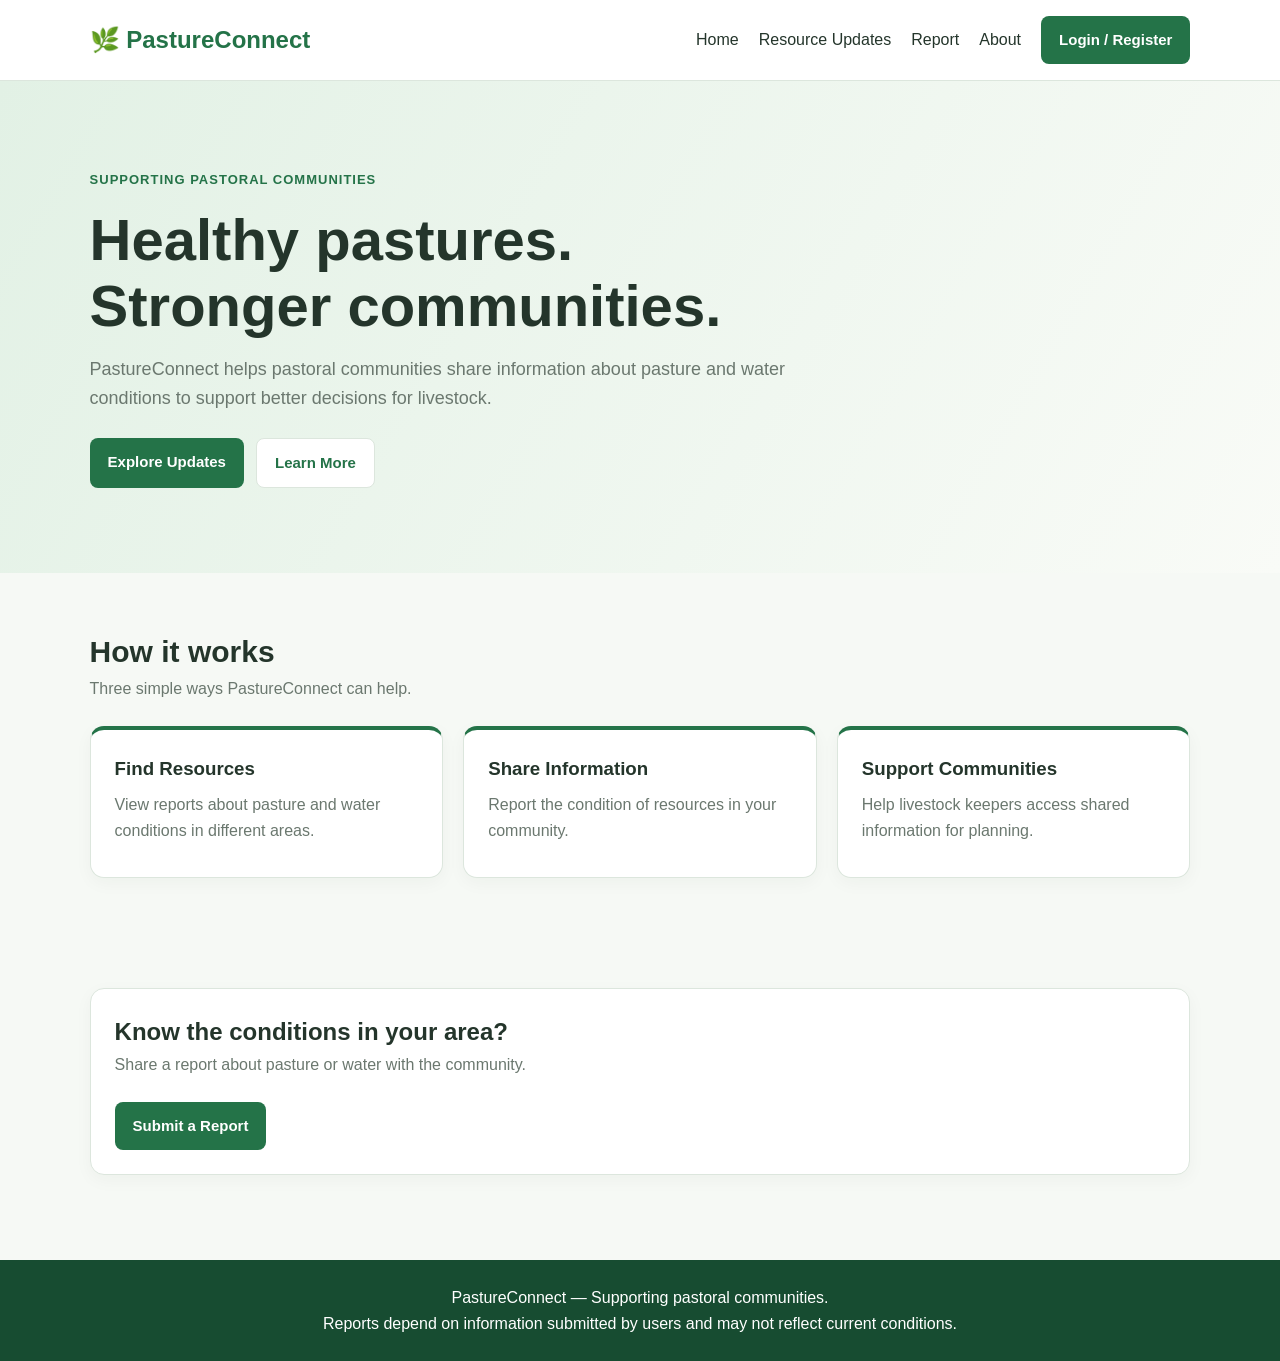
<file: index.html>
<!DOCTYPE html>
<html lang="en">
<head>
    <meta charset="UTF-8">
    <meta name="viewport" content="width=device-width, initial-scale=1.0">
    <title>PastureConnect | Home</title>
    <link rel="stylesheet" href="/style.css">
</head>
<body>

    <header class="navbar">
        <a href="index.html" class="logo">🌿 PastureConnect</a>

        <nav class="nav-links">
            <a href="index.html">Home</a>
            <a href="areas.html">Resource Updates</a>
            <a href="report.html">Report</a>
            <a href="about.html">About</a>
            <a href="login.html" class="btn btn-primary">Login / Register</a>
        </nav>
    </header>

    <main>
        <section class="hero">
            <div class="hero-content">
                <span class="eyebrow">Supporting pastoral communities</span>

                <h1>Healthy pastures. Stronger communities.</h1>

                <p>
                    PastureConnect helps pastoral communities share information
                    about pasture and water conditions to support better
                    decisions for livestock.
                </p>

                <div class="button-row">
                    <a href="areas.html" class="btn btn-primary">Explore Updates</a>
                    <a href="about.html" class="btn btn-light">Learn More</a>
                </div>
            </div>
        </section>

        <section class="section container">
            <div class="section-heading">
                <h2>How it works</h2>
                <p>Three simple ways PastureConnect can help.</p>
            </div>

            <div class="grid">
                <article class="card feature-card">
                    <h3>Find Resources</h3>
                    <p>View reports about pasture and water conditions in different areas.</p>
                </article>

                <article class="card feature-card">
                    <h3>Share Information</h3>
                    <p>Report the condition of resources in your community.</p>
                </article>

                <article class="card feature-card">
                    <h3>Support Communities</h3>
                    <p>Help livestock keepers access shared information for planning.</p>
                </article>
            </div>
        </section>

        <section class="section container">
            <div class="card">
                <h2>Know the conditions in your area?</h2>
                <p>Share a report about pasture or water with the community.</p>

                <div class="button-row">
                    <a href="report.html" class="btn btn-primary">Submit a Report</a>
                </div>
            </div>
        </section>
    </main>

    <footer>
        <p>PastureConnect — Supporting pastoral communities.</p>
        <p>Reports depend on information submitted by users and may not reflect current conditions.</p>
    </footer>

</body>
</html>
</file>
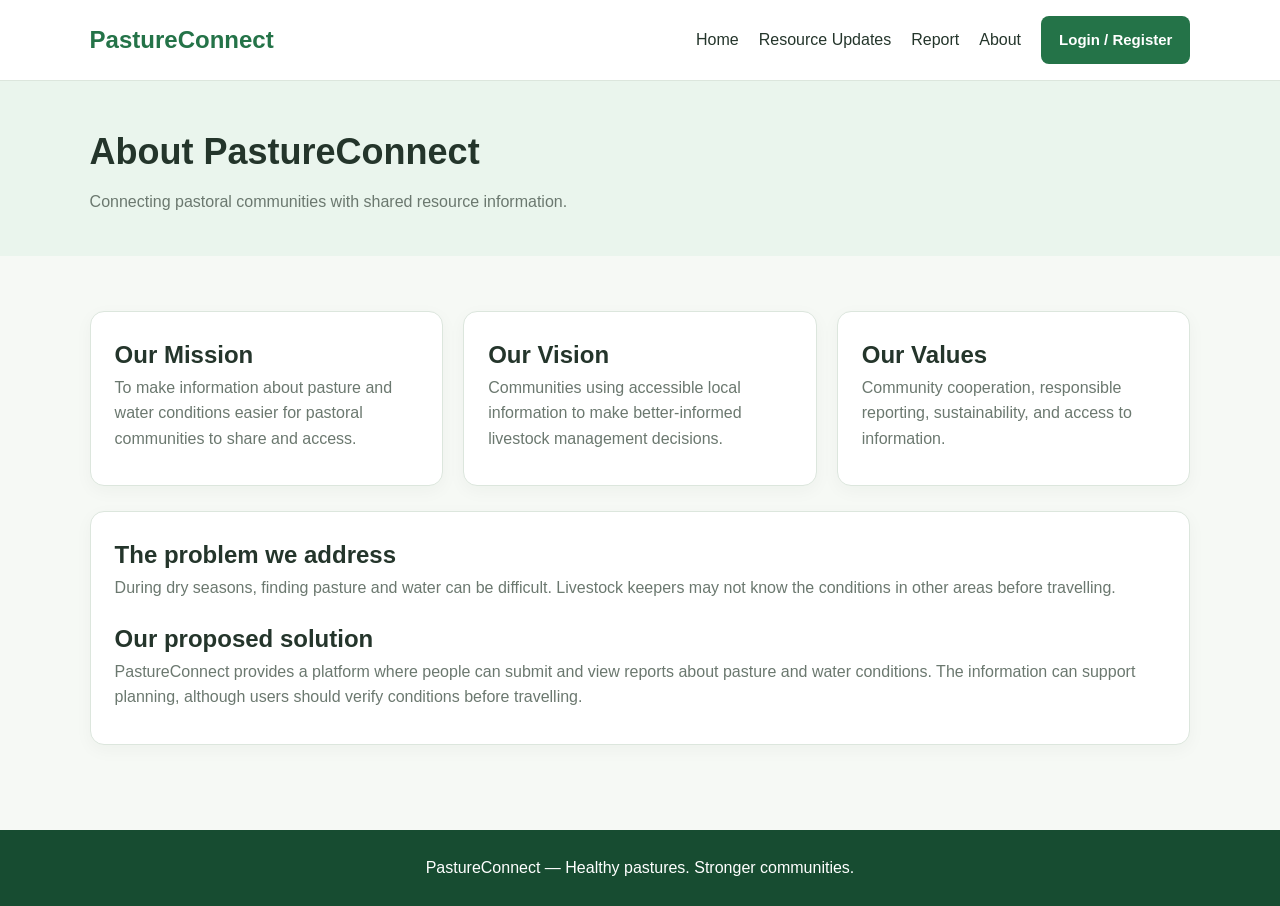
<file: about.html>
<!DOCTYPE html>
<html lang="en">
<head>
    <meta charset="UTF-8">
    <meta name="viewport" content="width=device-width, initial-scale=1.0">
    <title>PastureConnect | About</title>
    <link rel="stylesheet" href="/style.css">
</head>
<body>

    <header class="navbar">
        <a href="index.html" class="logo">PastureConnect</a>

        <nav class="nav-links">
            <a href="index.html">Home</a>
            <a href="areas.html">Resource Updates</a>
            <a href="report.html">Report</a>
            <a href="about.html">About</a>
            <a href="login.html" class="btn btn-primary">Login / Register</a>
        </nav>
    </header>

    <main>
        <section class="page-header">
            <h1>About PastureConnect</h1>
            <p>Connecting pastoral communities with shared resource information.</p>
        </section>

        <section class="section container">
            <div class="grid">
                <article class="card">
                    <h2>Our Mission</h2>
                    <p>
                        To make information about pasture and water conditions
                        easier for pastoral communities to share and access.
                    </p>
                </article>

                <article class="card">
                    <h2>Our Vision</h2>
                    <p>
                        Communities using accessible local information to make
                        better-informed livestock management decisions.
                    </p>
                </article>

                <article class="card">
                    <h2>Our Values</h2>
                    <p>
                        Community cooperation, responsible reporting,
                        sustainability, and access to information.
                    </p>
                </article>
            </div>

            <div class="card" style="margin-top: 25px;">
                <h2>The problem we address</h2>
                <p>
                    During dry seasons, finding pasture and water can be
                    difficult. Livestock keepers may not know the conditions
                    in other areas before travelling.
                </p>

                <h2 style="margin-top: 20px;">Our proposed solution</h2>
                <p>
                    PastureConnect provides a platform where people can submit
                    and view reports about pasture and water conditions.
                    The information can support planning, although users
                    should verify conditions before travelling.
                </p>
            </div>
        </section>
    </main>

    <footer>
        <p>PastureConnect — Healthy pastures. Stronger communities.</p>
    </footer>

</body>
</html>
</file>
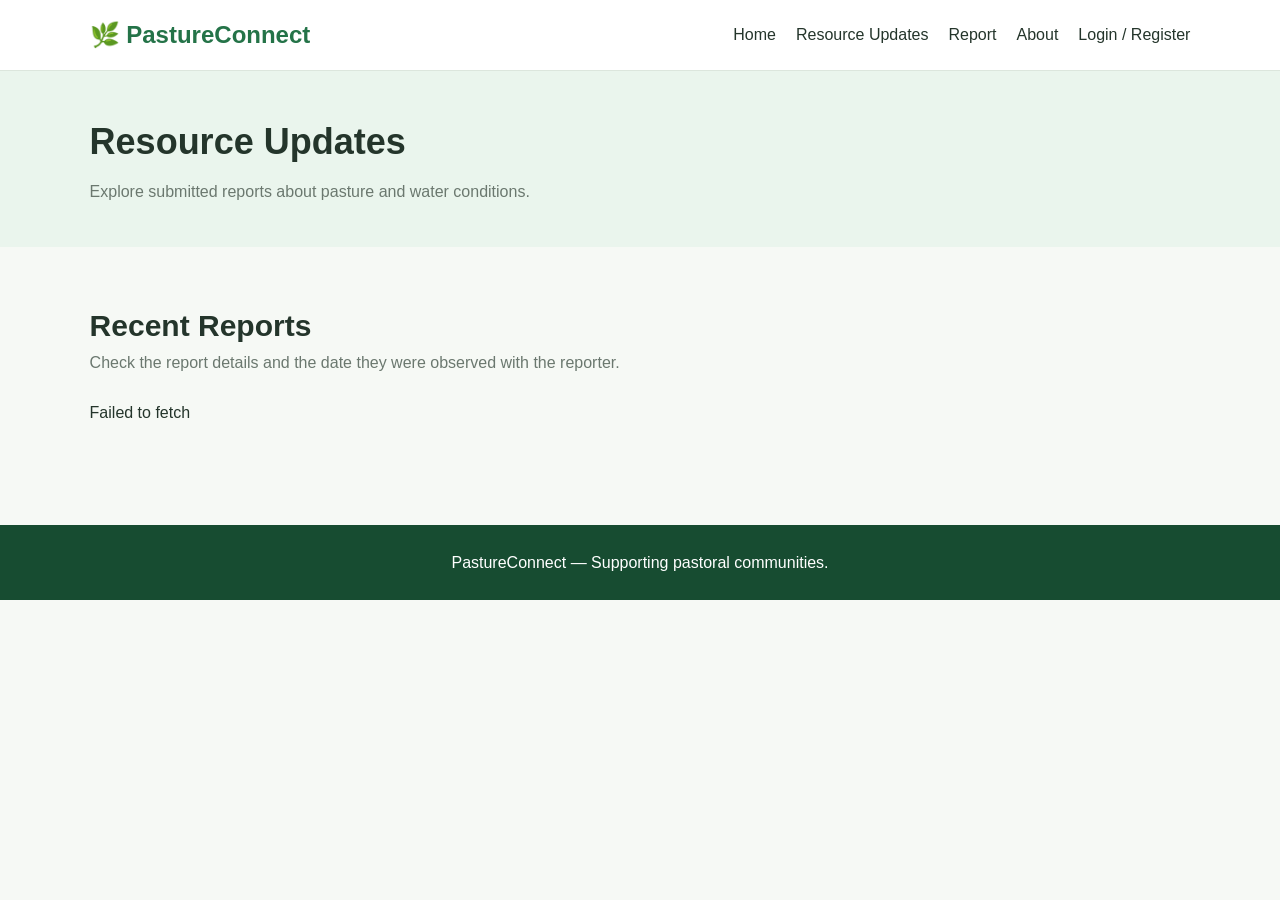
<file: areas.html>
<!DOCTYPE html>
<html lang="en">
<head>
    <meta charset="UTF-8">
    <meta name="viewport" content="width=device-width, initial-scale=1.0">
    <title>PastureConnect | Resource Updates</title>
    <link rel="stylesheet" href="/style.css">
</head>
<body>

    <header class="navbar">
        <a href="index.html" class="logo">🌿 PastureConnect</a>

        <nav class="nav-links">
            <a href="index.html">Home</a>
            <a href="areas.html">Resource Updates</a>
            <a href="report.html">Report</a>
            <a href="about.html">About</a>
            <a href="login.html">Login / Register</a>
        </nav>
    </header>

    <main>
        <section class="page-header">
            <h1>Resource Updates</h1>
            <p>Explore submitted reports about pasture and water conditions.</p>
        </section>

        <section class="section container">
            <div class="section-heading">
                <h2>Recent Reports</h2>
                <p>Check the report details and the date they were observed with the reporter.</p>
            </div>

            <div id="items-container" class="grid">
                <p>Loading reports...</p>
            </div>

            <p id="areas-message" class="message" role="status"></p>
        </section>

        <section id="edit-section" class="form-card hidden">
            <h2>Edit Report</h2>
            <p class="form-intro">Change the report details and save your changes.</p>

            <form id="edit-form">
                <div class="form-group">
                    <label for="edit-location">Location</label>
                    <input type="text" id="edit-location" required>
                </div>

                <div class="form-group">
                    <label for="edit-type">Resource Type</label>
                    <select id="edit-type" required>
                        <option value="Pasture">Pasture</option>
                        <option value="Water">Water</option>
                    </select>
                </div>

                <div class="form-group">
                    <label for="edit-status">Condition</label>
                    <select id="edit-status" required>
                        <option value="Available">Available</option>
                        <option value="Limited">Limited</option>
                        <option value="Unavailable">Unavailable</option>
                    </select>
                </div>

                <div class="form-group">
                    <label for="edit-description">Description</label>
                    <textarea id="edit-description" required></textarea>
                </div>

                <button type="submit" class="btn btn-primary">Save Changes</button>

                <button type="button" id="cancel-edit"
                    class="btn btn-light" style="width: 100%; margin-top: 10px;">
                    Cancel
                </button>
            </form>
        </section>
    </main>

    <footer>
        <p>PastureConnect — Supporting pastoral communities.</p>
    </footer>

    <script src="/areas.js"></script>
</body>
</html>
</file>
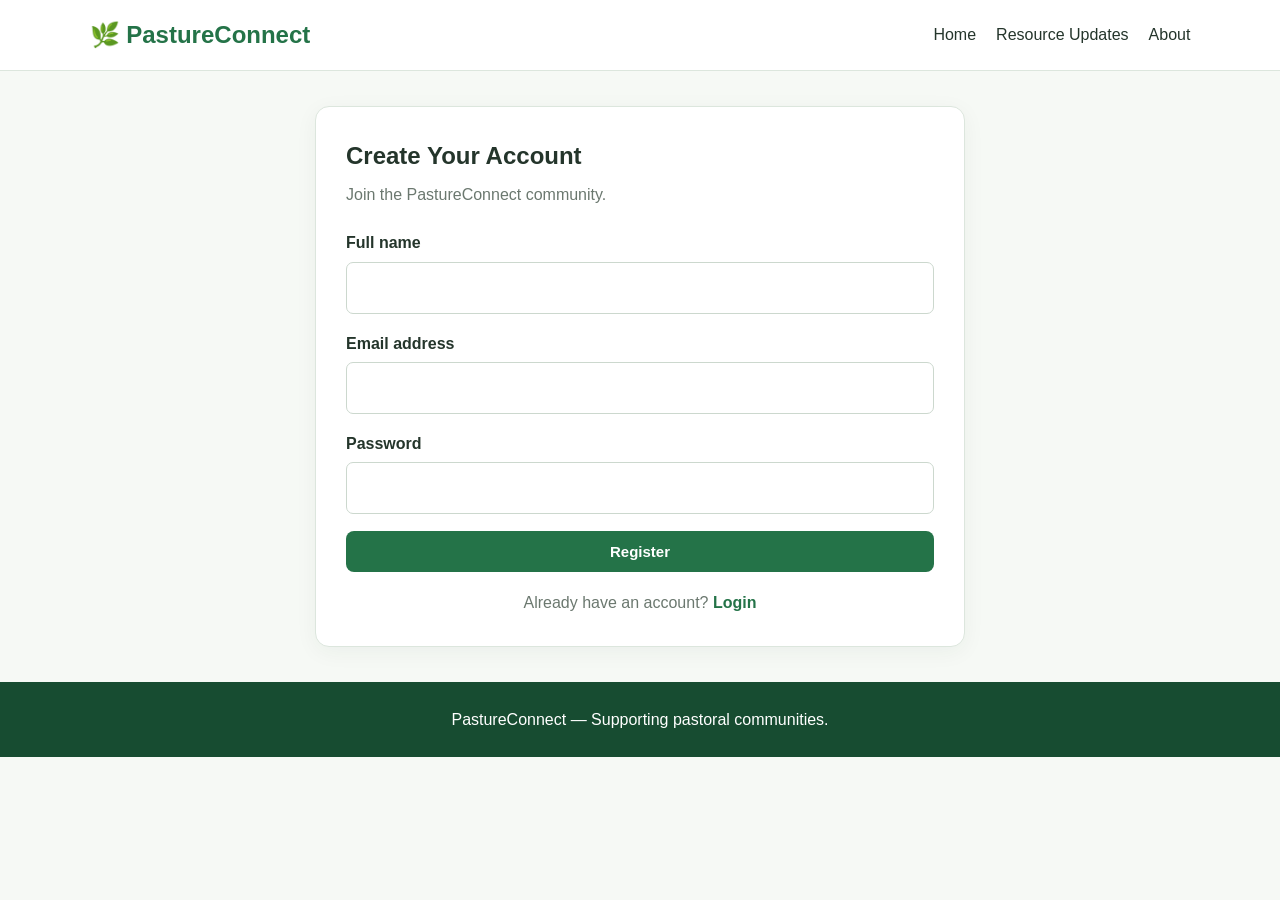
<file: login.html>
<!DOCTYPE html>
<html lang="en">
<head>
    <meta charset="UTF-8">
    <meta name="viewport" content="width=device-width, initial-scale=1.0">
    <title>PastureConnect | Login</title>
    <link rel="stylesheet" href="/style.css">
</head>
<body>

    <header class="navbar">
        <a href="index.html" class="logo">🌿 PastureConnect</a>

        <nav class="nav-links">
            <a href="index.html">Home</a>
            <a href="areas.html">Resource Updates</a>
            <a href="about.html">About</a>
        </nav>
    </header>

    <main>
        <section class="form-card">

            <div id="register-section">
                <h2>Create Your Account</h2>
                <p class="form-intro">Join the PastureConnect community.</p>

                <form id="register-form">
                    <div class="form-group">
                        <label for="register-name">Full name</label>
                        <input type="text" id="register-name" required>
                    </div>

                    <div class="form-group">
                        <label for="register-email">Email address</label>
                        <input type="email" id="register-email" required>
                    </div>

                    <div class="form-group">
                        <label for="register-password">Password</label>
                        <input type="password" id="register-password"
                            minlength="8" required>
                    </div>

                    <button type="submit" class="btn btn-primary">Register</button>
                    <p id="register-message" class="message" role="status"></p>
                </form>

                <p class="auth-switch">
                    Already have an account?
                    <button type="button" id="show-login">Login</button>
                </p>
            </div>

            <div id="login-section" class="hidden">
                <h2>Welcome Back</h2>
                <p class="form-intro">Login to your demo account.</p>

                <form id="login-form">
                    <div class="form-group">
                        <label for="login-email">Email address</label>
                        <input type="email" id="login-email" required>
                    </div>

                    <div class="form-group">
                        <label for="login-password">Password</label>
                        <input type="password" id="login-password" required>
                    </div>

                    <button type="submit" class="btn btn-primary">Login</button>
                    <p id="login-message" class="message" role="status"></p>
                </form>

                <p class="auth-switch">
                    Need an account?
                    <button type="button" id="show-register">Register</button>
                </p>
            </div>

        </section>
    </main>

    <footer>
        <p>PastureConnect — Supporting pastoral communities.</p>
    </footer>

    <script src="/login.js"></script>
</body>
</html>
</file>
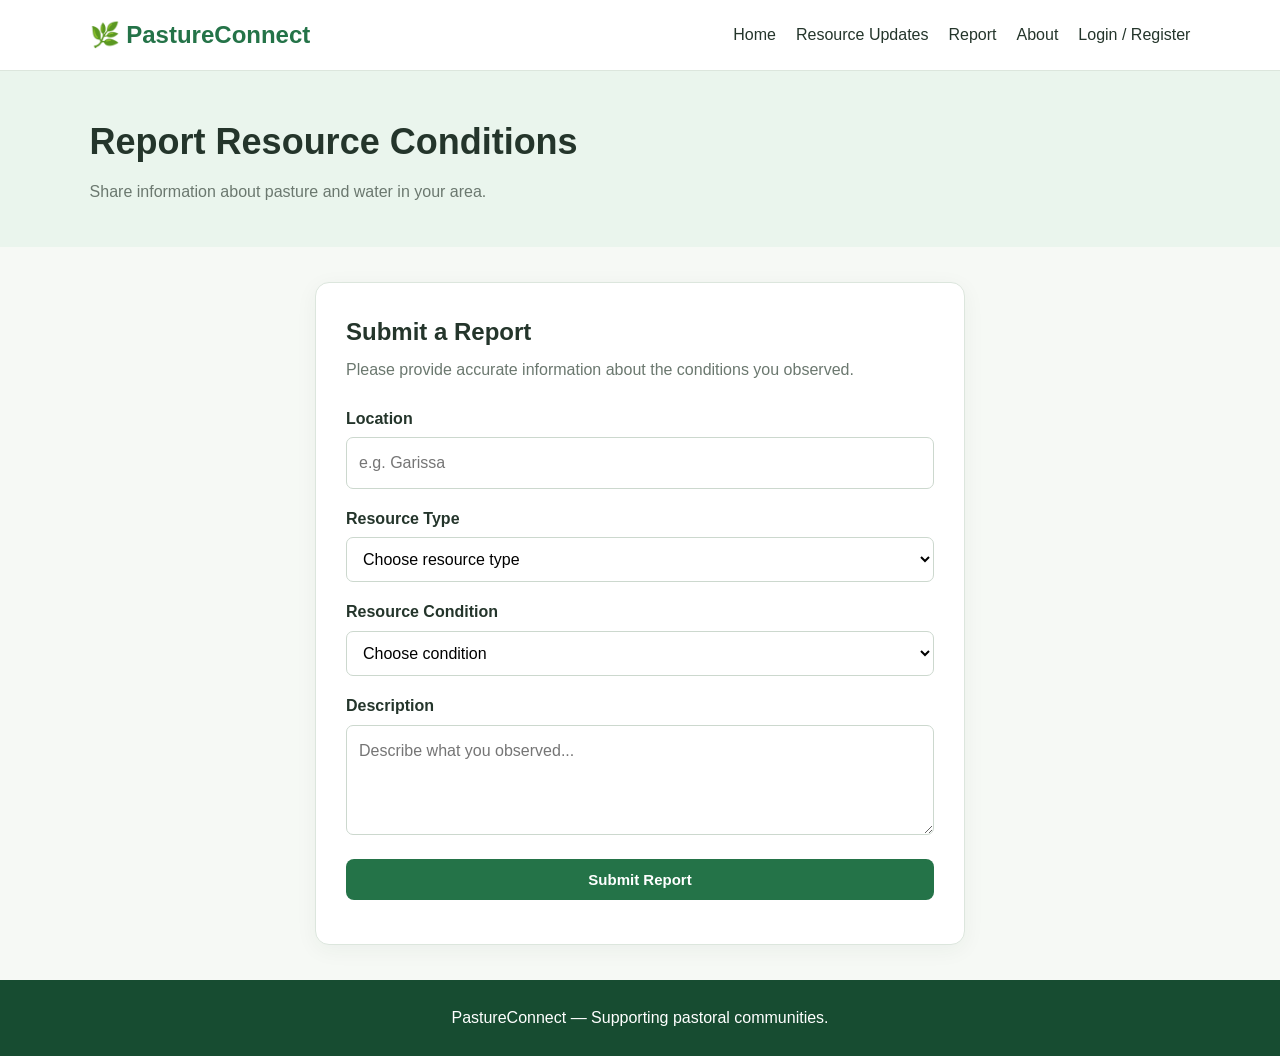
<file: report.html>
<!DOCTYPE html>
<html lang="en">
<head>
    <meta charset="UTF-8">
    <meta name="viewport" content="width=device-width, initial-scale=1.0">
    <title>PastureConnect | Report</title>
    <link rel="stylesheet" href="/style.css">
</head>
<body>

    <header class="navbar">
        <a href="index.html" class="logo">🌿 PastureConnect</a>

        <nav class="nav-links">
            <a href="index.html">Home</a>
            <a href="areas.html">Resource Updates</a>
            <a href="report.html">Report</a>
            <a href="about.html">About</a>
            <a href="login.html">Login / Register</a>
        </nav>
    </header>

    <main>
        <section class="page-header">
            <h1>Report Resource Conditions</h1>
            <p>Share information about pasture and water in your area.</p>
        </section>

        <section class="form-card">
            <h2>Submit a Report</h2>
            <p class="form-intro">
                Please provide accurate information about the conditions you observed.
            </p>

            <form id="locationForm">
                <div class="form-group">
                    <label for="location">Location</label>
                    <input type="text" id="location"
                        placeholder="e.g. Garissa" required>
                </div>

                <div class="form-group">
                    <label for="type">Resource Type</label>
                    <select id="type" required>
                        <option value="" selected disabled>Choose resource type</option>
                        <option value="Pasture">Pasture</option>
                        <option value="Water">Water</option>
                    </select>
                </div>

                <div class="form-group">
                    <label for="status">Resource Condition</label>
                    <select id="status" required>
                        <option value="" selected disabled>Choose condition</option>
                        <option value="Available">Available</option>
                        <option value="Limited">Limited</option>
                        <option value="Unavailable">Unavailable</option>
                    </select>
                </div>

                <div class="form-group">
                    <label for="description">Description</label>
                    <textarea id="description"
                        placeholder="Describe what you observed..."
                        required></textarea>
                </div>

                <button type="submit" class="btn btn-primary">
                    Submit Report
                </button>

                <p id="report-message" class="message" role="status"></p>
            </form>
        </section>
    </main>

    <footer>
        <p>PastureConnect — Supporting pastoral communities.</p>
    </footer>

    <script src="/report.js"></script>
</body>
</html>
</file>
<file: style.css>
* {
    margin: 0;
    padding: 0;
    box-sizing: border-box;
}

:root {
    --green: #247348;
    --dark-green: #174c31;
    --light-green: #eaf5ed;
    --background: #f6f9f5;
    --white: #ffffff;
    --text: #24352b;
    --muted: #6b786f;
    --border: #dce6dd;
    --red: #b42318;
}

body {
    font-family: Arial, sans-serif;
    background: var(--background);
    color: var(--text);
    line-height: 1.6;
}

a {
    text-decoration: none;
    color: inherit;
}

.navbar {
    background: var(--white);
    padding: 16px 7%;
    display: flex;
    justify-content: space-between;
    align-items: center;
    gap: 20px;
    flex-wrap: wrap;
    border-bottom: 1px solid var(--border);
}

.logo {
    color: var(--green);
    font-size: 24px;
    font-weight: bold;
}

.nav-links {
    display: flex;
    gap: 20px;
    align-items: center;
    flex-wrap: wrap;
}

.nav-links a:hover {
    color: var(--green);
}

.container {
    width: 86%;
    max-width: 1150px;
    margin: auto;
}

.hero {
    padding: 85px 7%;
    background: linear-gradient(120deg, #e2f1e5, #f9fbf7);
}

.hero-content {
    max-width: 720px;
}

.eyebrow {
    color: var(--green);
    font-size: 13px;
    font-weight: bold;
    text-transform: uppercase;
    letter-spacing: 1px;
}

.hero h1 {
    font-size: clamp(36px, 5vw, 58px);
    line-height: 1.15;
    margin: 15px 0;
}

.hero p {
    color: var(--muted);
    font-size: 18px;
}

.button-row {
    display: flex;
    gap: 12px;
    margin-top: 25px;
    flex-wrap: wrap;
}

.btn {
    border: none;
    border-radius: 8px;
    padding: 12px 18px;
    font-size: 15px;
    font-weight: bold;
    cursor: pointer;
    display: inline-block;
    text-align: center;
}

.btn-primary {
    background: var(--green);
    color: var(--white);
}

.btn-primary:hover {
    background: var(--dark-green);
}

.btn-light {
    background: var(--white);
    color: var(--green);
    border: 1px solid var(--border);
}

.btn-danger {
    background: #fff0ee;
    color: var(--red);
}

.section {
    padding: 55px 0;
}

.section-heading {
    margin-bottom: 25px;
}

.section-heading h2 {
    font-size: 30px;
}

.section-heading p,
.muted {
    color: var(--muted);
}

.grid {
    display: grid;
    grid-template-columns: repeat(3, minmax(0, 1fr));
    gap: 20px;
}

.card {
    background: var(--white);
    padding: 24px;
    border: 1px solid var(--border);
    border-radius: 14px;
    box-shadow: 0 5px 18px rgba(20, 50, 30, 0.04);
    overflow-wrap: anywhere;
}

.card h3 {
    margin-bottom: 8px;
}

.card p {
    color: var(--muted);
    margin-bottom: 10px;
}

.feature-card {
    border-top: 4px solid var(--green);
}

.page-header {
    padding: 42px 7%;
    background: var(--light-green);
}

.page-header h1 {
    font-size: 36px;
    margin-bottom: 8px;
}

.page-header p {
    color: var(--muted);
}

.form-card {
    max-width: 650px;
    margin: 35px auto;
    padding: 30px;
    background: var(--white);
    border: 1px solid var(--border);
    border-radius: 14px;
    box-shadow: 0 5px 22px rgba(20, 50, 30, 0.05);
}

.form-card h2 {
    margin-bottom: 6px;
}

.form-intro {
    color: var(--muted);
    margin-bottom: 23px;
}

.form-group {
    margin-bottom: 17px;
}

.form-group label {
    display: block;
    margin-bottom: 6px;
    font-weight: bold;
}

.form-group input,
.form-group select,
.form-group textarea {
    width: 100%;
    padding: 12px;
    border: 1px solid #ccd8ce;
    border-radius: 7px;
    background: var(--white);
    font: inherit;
}

.form-group input:focus,
.form-group select:focus,
.form-group textarea:focus {
    outline: 2px solid #b5d9bf;
    border-color: var(--green);
}

.form-group textarea {
    min-height: 110px;
    resize: vertical;
}

.form-card .btn {
    width: 100%;
}

.message {
    margin-top: 14px;
    font-weight: bold;
    overflow-wrap: anywhere;
}

.status {
    display: inline-block;
    padding: 5px 11px;
    border-radius: 30px;
    margin: 6px 0 12px;
    font-size: 13px;
    font-weight: bold;
}

.status-available {
    background: #e4f6e9;
    color: #176b35;
}

.status-limited {
    background: #fff2d5;
    color: #875800;
}

.status-unavailable {
    background: #fde8e7;
    color: #a32620;
}

.card-actions {
    display: flex;
    gap: 10px;
    margin-top: 15px;
}

.card-actions .btn {
    flex: 1;
}

.hidden {
    display: none;
}

.auth-switch {
    text-align: center;
    margin-top: 18px;
    color: var(--muted);
}

.auth-switch button {
    border: none;
    background: none;
    color: var(--green);
    font: inherit;
    font-weight: bold;
    cursor: pointer;
}

footer {
    background: var(--dark-green);
    color: var(--white);
    padding: 25px 7%;
    text-align: center;
    margin-top: 30px;
}

@media (max-width: 760px) {
    .navbar {
        padding: 16px 5%;
    }

    .nav-links {
        gap: 12px;
    }

    .container {
        width: 90%;
    }

    .hero {
        padding: 55px 5%;
    }

    .grid {
        grid-template-columns: 1fr;
    }

    .form-card {
        margin: 25px 5%;
        padding: 22px;
    }

    .page-header h1 {
        font-size: 30px;
    }
}
</file>
